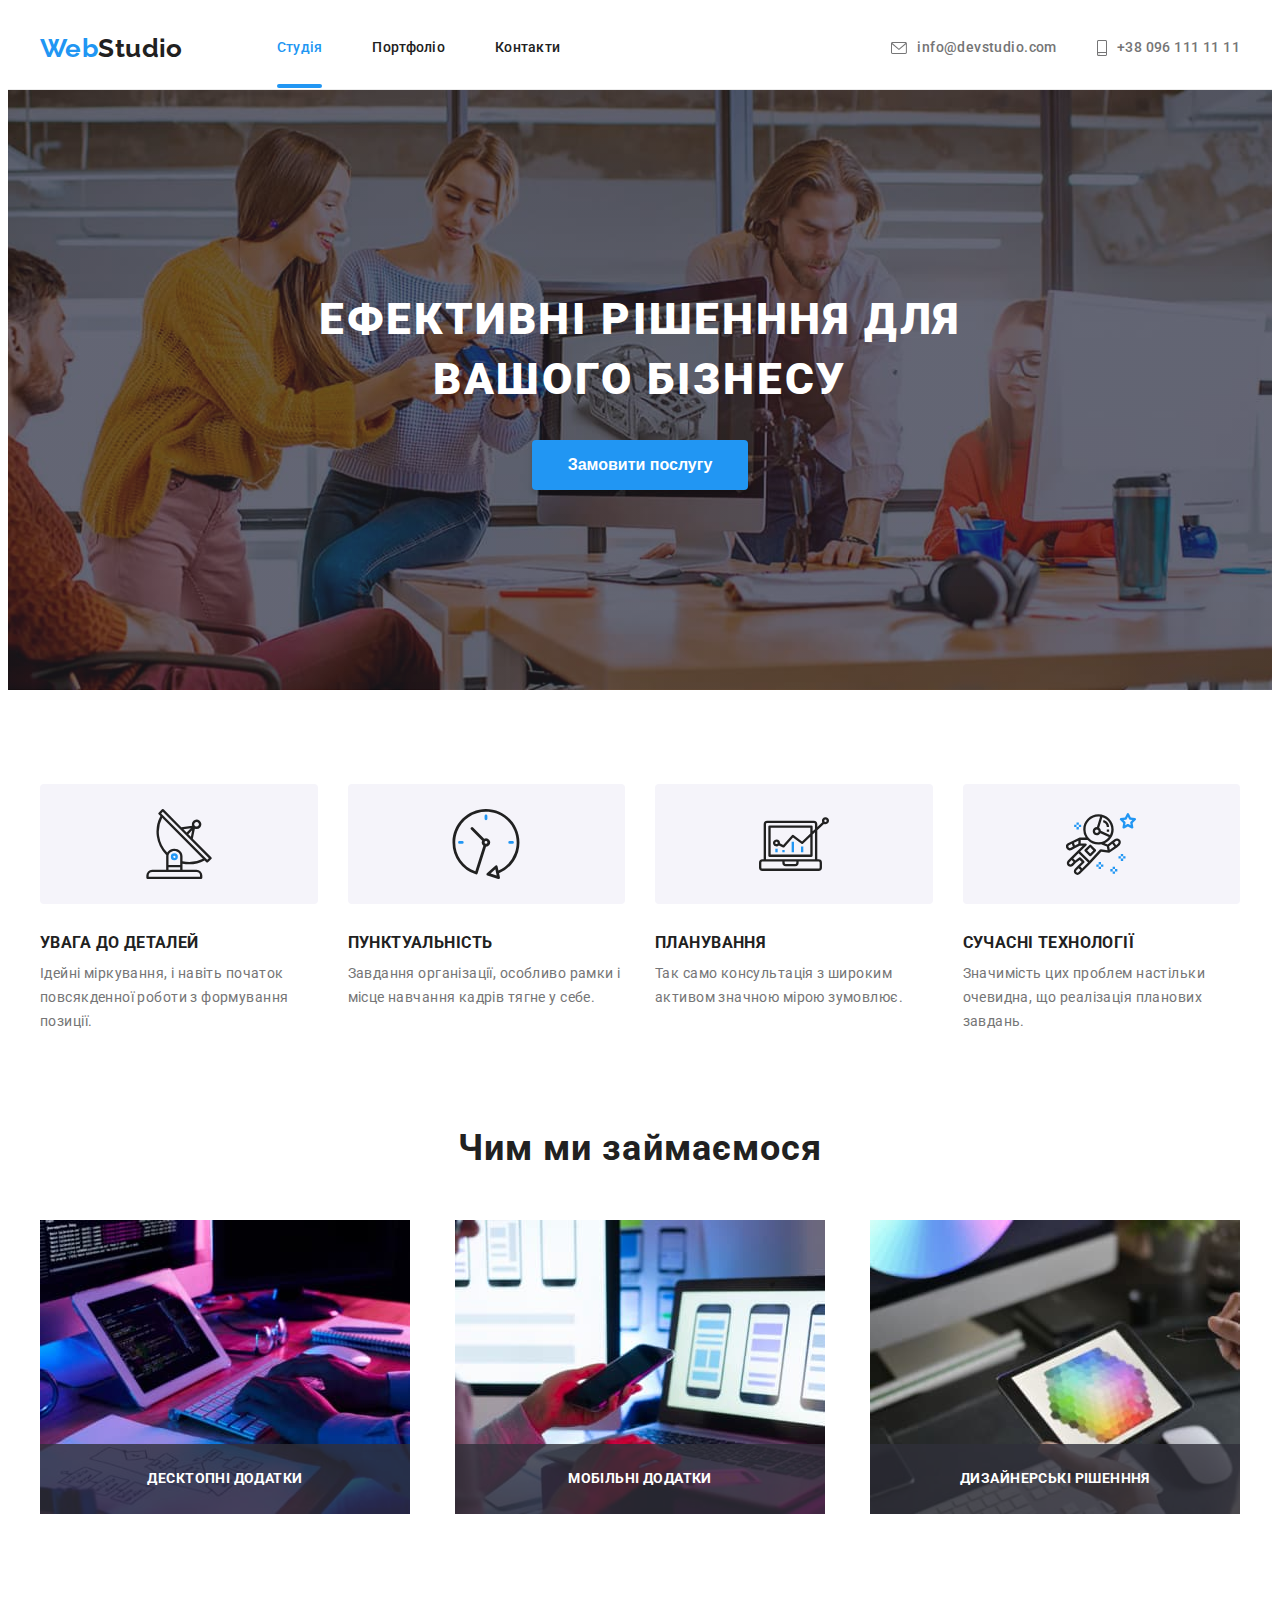
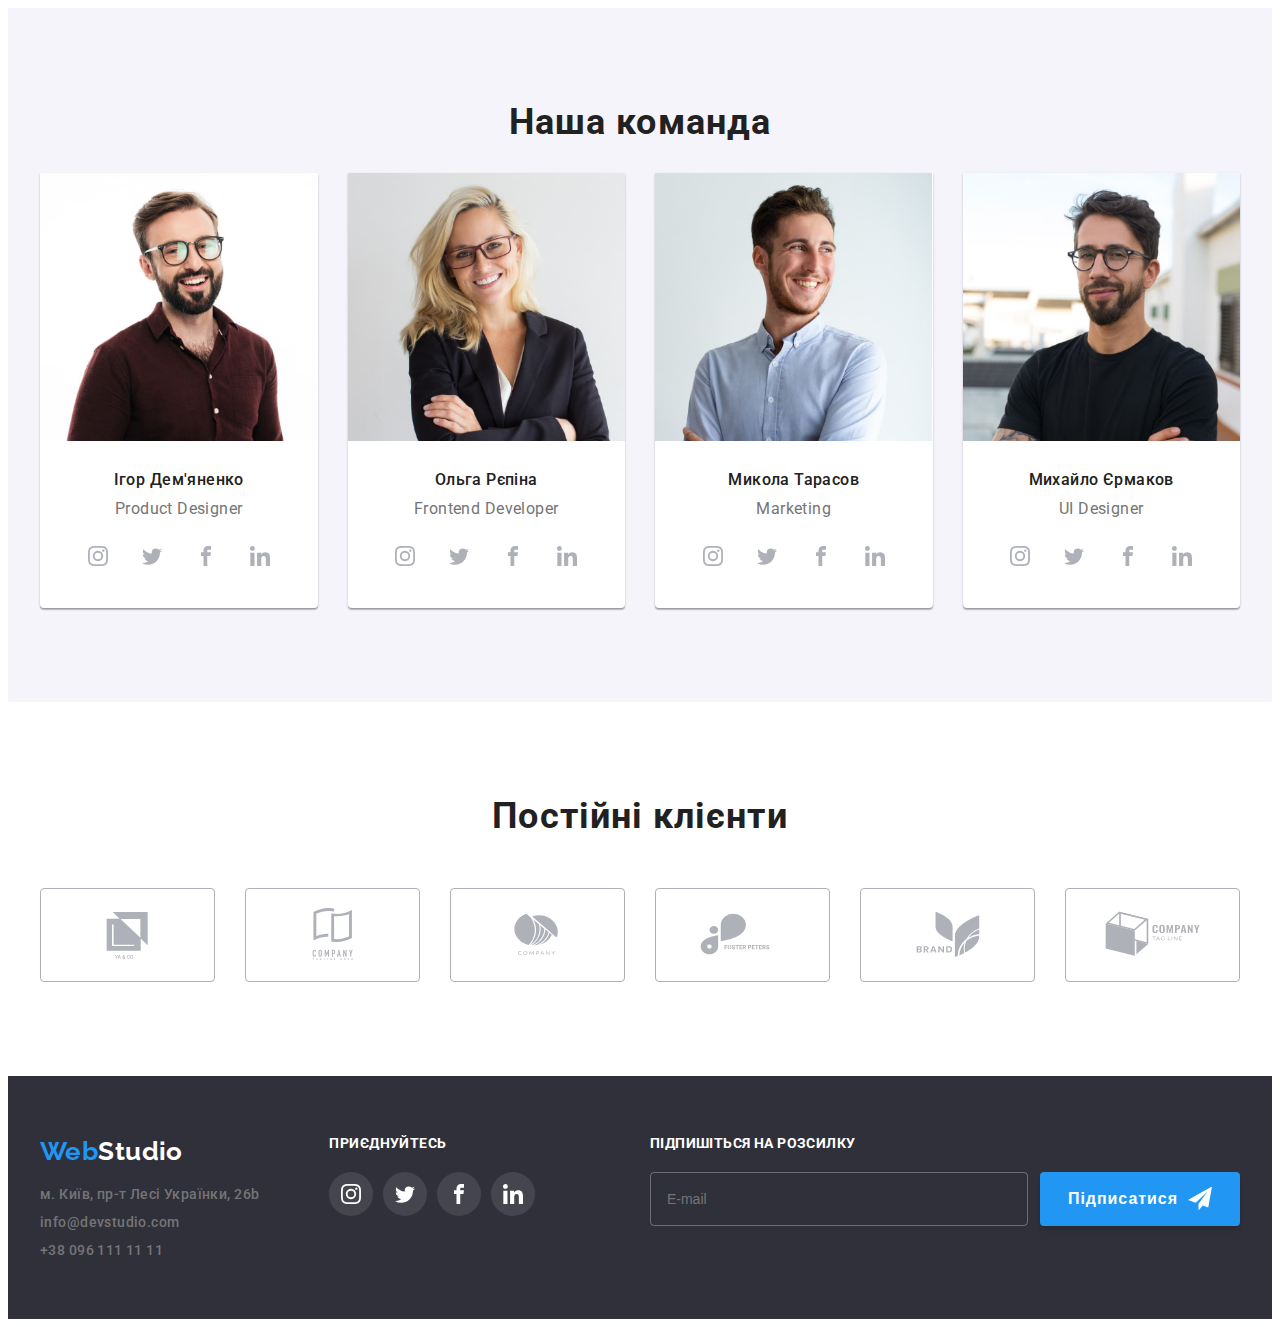
<file: index.html>
<!DOCTYPE html>
<html lang="uk">

<head>
     <meta charset="UTF-8">
     <meta http-equiv="X-UA-Compatible" content="IE=edge">
     <meta name="viewport" content="width=device-width, initial-scale=1.0">
     <title>WebStudio</title>
     <link href="https://fonts.googleapis.com/css2?family=Raleway:wght@700&family=Roboto:wght@400;500;700;900&display=swap"
          rel="stylesheet">
     <link rel="stylesheet" href="https://cdnjs.cloudflare.com/ajax/libs/modern-normalize/1.1.0/modern-normalize.min.css"
               integrity="sha512-wpPYUAdjBVSE4KJnH1VR1HeZfpl1ub8YT/NKx4PuQ5NmX2tKuGu6U/JRp5y+Y8XG2tV+wKQpNHVUX03MfMFn9Q=="
               crossorigin="anonymous" referrerpolicy="no-referrer"/>
     <link rel="stylesheet" href="./css/main.min.css">
</head>

<body>
     <!-- Навігіція -->
     <header class="page-header">
     <div class="menu__container container">
          <a href="./index.html" rel="noopener noreferer" class="page-header__logo"> <span class="logo__accent--color">Web</span>Studio</a>
          <button type="button" 
          class="menu-toggle menu js-open-menu"
          aria-controls="mobile-menu"
          aria-expanded="false">
               <svg width="40" height="40" class="menu-button__svg" aria-label="Перемикач мобільного меню"> 
                    <use class="icon-menu" href="./images/icons.svg#icon-menu"></use>
               </svg>
          </button>
          <nav class="menu__navigation">
           <ul class="menu-list list">
               <li class="menu-list__item"><a class="menu-list__link current" href="./index.html"
                         rel="noopener noreferer">Студія</a></li>
               <li class="menu-list__item"><a class="menu-list__link" href="./portfolio.html">Портфоліо</a></li>
               <li class="menu-list__item"><a class="menu-list__link" href="">Контакти</a></li>
           </ul>
          </nav>
          <div class="contacts-container">
          <ul class="menu-contact__list">
               <li class="menu-contact__item">
                    <a href="mailto:info@devstudio.com" class="menu-contact__link link">
                         <svg class="menu-contact__envelope">
                              <use href="./images/icons.svg#icon-envelope"></use>
                         </svg>
                         info@devstudio.com</a>
               </li class="menu-contact__item">
          
               <li>
                    <a href="tel:+380961111111" class="menu-contact__link link">
                         <svg class="menu-contact__smartphone">
                              <use href="./images/icons.svg#icon-smartphone"></use>
                         </svg>
                         +38 096 111 11 11</a>
               </li>
          </ul>
          </div>
          </div>

          <div class="mobile-menu js-menu-container" id="mobile-menu">

               <button type="button" class="menu-toggle cross js-close-menu">
                    <svg width="40" height="40" class="menu-button__svg" aria-label="Перемикач мобільного меню">
                         <use class="icon-cross" href="./images/icons.svg#icon-cross"></use>
                    </svg>
               </button>
           <div class="mobile-menu__container">
               <div class="mobile-menu__top">
                    <ul class="mobile-menu__list list">
                         <li class="mobile-menu__item"><a class="mobile-menu__link current" href="./index.html"
                                   rel="noopener noreferer">Студія</a></li>
                         <li class="mobile-menu__item"><a class="mobile-menu__link" href="./portfolio.html">Портфоліо</a></li>
                         <li class="mobile-menu__item"><a class="mobile-menu__link" href="">Контакти</a></li>
                    </ul>
               </div>
               <div class="mobile-menu__bottom">
                    <ul class="mobile-menu__list--contact list">
                         <li>
                              <a href="tel:+380961111111" class="mobile-menu__link--smartphone link">+38 096 111 11 11</a>
                         </li>
                    
                         <li>
                              <a href="mailto:info@devstudio.com" class="mobile-menu__link--envelope link">info@devstudio.com</a>
                         </li>
                    </ul>
                    <ul class="mobile-menu__list--social list">
                         <li class="mobile-menu__item--social">
                              <a href="#" class="mobile-menu__link--social">Instagram</a>
                         </li>
                         <li class="mobile-menu__item--social">
                              <a href="#" class="mobile-menu__link--social">Twitwer</a>
                         </li>
                         <li class="mobile-menu__item--social">
                              <a href="#" class="mobile-menu__link--social">Facebook</a>
                         </li>
                         <li class="mobile-menu__item--social">
                              <a href="#" class="mobile-menu__link--social">LinkedIn</a>
                         </li>
                    </ul>
               </div>
           </div>
          </div>
     </header>
            <!-- Головне -->
     <main>
          <!-- Герой -->
          
          <section class="hero">
               <div class="container">
               <h1 class="hero__title">ЕФЕКТИВНІ РІШЕНННЯ ДЛЯ <br> ВАШОГО БІЗНЕСУ</h1>
               <button type="button" class="hero__button" data-modal-open>Замовити послугу</button>
               </div>
          </section>
          <!-- Ocoбливості -->
          <section class="section">
               <div class="container">
                    <h2 class="section__title visually-hidden">Особливості</h2>
                    <ul class="feature-list list">
                         <li class="feature-list__item">
                              <div class="feature-list__img">
                                   <svg class="feature-list__svg">
                                        <use href="./images/icons.svg#antenna"></use>
                                   </svg>
                              </div>
                              <h3 class="feature-list__title">УВАГА ДО ДЕТАЛЕЙ</h3>
                              <p class="feature-list__paragraph">Ідейні міркування, і навіть початок повсякденної роботи з формування позиції.</p>
                         </li>
                         <li class="feature-list__item">
                              <div class="feature-list__img">
                                   <svg class="feature-list__svg">
                                        <use href="./images/icons.svg#clock"></use>
                                   </svg>
                              </div>
                              <h3 class="feature-list__title">ПУНКТУАЛЬНІСТЬ</h3>
                              <p class="feature-list__paragraph">Завдання організації, особливо рамки і місце навчання кадрів тягне у себе.</p>
                         </li>
                         <li class="feature-list__item">
                              <div class="feature-list__img">
                                   <svg class="feature-list__svg">
                                        <use href="./images/icons.svg#diagram"></use>
                                   </svg>
                              </div>
                              <h3 class="feature-list__title">ПЛАНУВАННЯ</h3>
                              <p class="feature-list__paragraph">Так само консультація з широким активом значною мірою зумовлює.</p>
                         </li>
                         <li class="feature-list__item">
                              <div class="feature-list__img">
                                   <svg class="feature-list__svg">
                                        <use href="./images/icons.svg#astronaut"></use>
                                   </svg>
                              </div>
                              <h3 class="feature-list__title">СУЧАСНІ ТЕХНОЛОГІЇ</h3>
                              <p class="feature-list__paragraph">Значимість цих проблем настільки очевидна, що реалізація планових завдань.</p>
                         </li>
                    </ul>
               </div>
          </section>
          <!-- Чим ми займаємось -->
          <section class="work section nopadding">
              <div class="container">
               <h2 class="section__title work__title">Чим ми займаємося</h2>
               <ul class="work-list list">
                    <li class="work-list__item">
                         <div class="work-list__thumb">
                                   <img srcset="./images/box1.jpg 1x, 
                                   ./images/box1-2x.jpg 2x" 
                                   src="./images/box1.jpg" 
                                   alt="робота">
                         <p class="work-list__img--text">ДЕСКТОПНІ ДОДАТКИ</p></div></li>
                    <li class="work-list__item">
                         <div class="work-list__thumb"> 
                                   <img srcset="./images/box2.jpg 1x, 
                                   ./images/box2-2x.jpg 2x" 
                                   src="./images/box2.jpg" 
                                   alt="технології">
                         <p class="work-list__img--text">МОБІЛЬНІ ДОДАТКИ</p></div></li>
                    <li class="work-list__item">
                         <div class="work-list__thumb">
                                   <img srcset="./images/box3.jpg 1x, 
                                   ./images/box3-2x.jpg 2x" 
                                   src="./images/box3.jpg" 
                                   alt="розробка">
                         <p class="work-list__img--text">ДИЗАЙНЕРСЬКІ РІШЕНННЯ</p></div></li>
               </ul>
              </div>
          </section>
          <!-- Наша команда -->
          <section class="team-section section">
               <div class="container">
                    <h2 class="section__title team-section__title">Наша команда</h2>
                    <ul class="team-section__list list">
                         <li class="team-section__item--card">
                              <picture>
                                   <source srcset="./images/man-1.jpg 1x,
                                    ./images/man-1-2x.jpg 2x"
                                    media="(min-width:1200px)">
                                   <source srcset="./images/man-tab1.jpg 1x,
                                    ./images/man-tab1-2x.jpg 2x"
                                    media="(min-width:768px)">
                                   <source srcset="./images/man-mobile1.jpg 1x,
                                    ./images/man-mobile1-2x.jpg 2x" 
                                    media="(max-width:767px)">
                                   <img srcset="./images/man-1.jpg 1x,
                                    ./images/man-1-2x.jpg 2x" src="./images/man-1.jpg"
                                     alt="Ігор Дем'яненко">
                              </picture>
                              
                              <div class="team-section__container">
                                   <h3 class="team-section__name">Ігор Дем'яненко</h3>
                                   <p class="team-section__paragraph">Product Designer</p>
                                   <ul class="team-list list">
                                        <li class="team-list__item"><a href="#" class="team-list__link">
                                            <svg class="team-list__icon--soc">
                                                  <use href="./images/icons.svg#instagram"></use>
                                             </svg>
                                        </a></li>
                                        <li class="team-list__item"><a href="#" class="team-list__link">
                                             <svg class="team-list__icon--soc">
                                                  <use href="./images/icons.svg#twitter"></use>
                                             </svg>
                                        </a></li>
                                        <li class="team-list__item"><a href="#" class="team-list__link">
                                             <svg class="team-list__icon--soc">
                                                  <use href="./images/icons.svg#facebook"></use>
                                             </svg>
                                        </a></li>
                                        <li class="team-list__item"><a href="#" class="team-list__link">
                                             <svg class="team-list__icon--soc">
                                                  <use href="./images/icons.svg#linkedin"></use>
                                             </svg>
                                        </a></li>
                                   </ul>
                              </div>
                         </li>
                         <li class="team-section__item--card">
                              <picture>
                                   <source srcset="./images/woman-2.jpg 1x,
                                    ./images/woman-2-2x.jpg 2x" media="(min-width:1200px)">
                                   <source srcset="./images/woman-tab2.jpg 1x,
                                    ./images/woman-tab2-2x.jpg 2x" media="(min-width:768px)">
                                   <source srcset="./images/woman-mobile2.jpg 1x,
                                    ./images/woman-mobile2-2x.jpg 2x" media="(max-width:767px)">
                                   <img srcset="./images/woman-2.jpg 1x,
                                    ./images/woman-2-2x.jpg 2x" 
                                    src="./images/woman-2.jpg" 
                                    alt="Ольга Рєпіна">
                             </picture>
                            <div class="team-section__container">
                              <h3 class="team-section__name">Ольга Рєпіна</h3>
                              <p class="team-section__paragraph">Frontend Developer</p>
                              <ul class="team-list list">
                                   <li class="team-list__item"><a href="#" class="team-list__link">
                                        <svg class="team-list__icon--soc">
                                             <use href="./images/icons.svg#instagram"></use>
                                        </svg>
                                   </a></li>
                                   <li class="team-list__item"><a href="#" class="team-list__link">
                                        <svg class="team-list__icon--soc">
                                             <use href="./images/icons.svg#twitter"></use>
                                        </svg>
                                   </a></li>
                                   <li class="team-list__item"><a href="#" class="team-list__link">
                                        <svg class="team-list__icon--soc">
                                             <use href="./images/icons.svg#facebook"></use>
                                        </svg>
                                   </a></li>
                                   <li class="team-list__item"><a href="#" class="team-list__link">
                                        <svg class="team-list__icon--soc">
                                             <use href="./images/icons.svg#linkedin"></use>
                                        </svg>
                                   </a></li>
                              </ul>
                            </div>
                         </li>
                         <li class="team-section__item--card">
                              <picture>
                                   <source srcset="./images/man-3.jpg 1x,
                                    ./images/man-3-2x.jpg 2x" 
                                    media="(min-width:1200px)">
                                   <source srcset="./images/man-tab3.jpg 1x,
                                    ./images/man-tab3-2x.jpg 2x" 
                                    media="(min-width:768px)">
                                   <source srcset="./images/man-mobile3.jpg 1x,
                                    ./images/man-mobile3-2x.jpg 2x" 
                                    media="(max-width:767px)">
                                   <img srcset="./images/man-3.jpg 1x,
                                    ./images/man-3-2x.jpg 2x" 
                                    src="./images/man-3.jpg" 
                                    alt="Микола Тарасов">
                              </picture>
                             <div class="team-section__container">
                              <h3 class="team-section__name">Микола Тарасов</h3>
                              <p class="team-section__paragraph">Marketing</p>
                              <ul class="team-list list">
                                   <li class="team-list__item"><a href="#" class="team-list__link">
                                        <svg class="team-list__icon--soc">
                                             <use href="./images/icons.svg#instagram"></use>
                                        </svg>
                                   </a></li>
                                   <li class="team-list__item"><a href="#" class="team-list__link">
                                        <svg class="team-list__icon--soc">
                                             <use href="./images/icons.svg#twitter"></use>
                                        </svg>
                                   </a></li>
                                   <li class="team-list__item"><a href="#" class="team-list__link">
                                        <svg class="team-list__icon--soc">
                                             <use href="./images/icons.svg#facebook"></use>
                                        </svg>
                                   </a></li>
                                   <li class="team-list__item"><a href="#" class="team-list__link">
                                        <svg class="team-list__icon--soc">
                                             <use href="./images/icons.svg#linkedin"></use>
                                        </svg>
                                   </a></li>
                              </ul>
                             </div>
                         </li>
                         <li class="team-section__item--card">
                              <picture>
                                   <source srcset="./images/man-4.jpg 1x,
                                    ./images/man-4-2x.jpg 2x" media="(min-width:1200px)">
                                   <source srcset="./images/man-tab4.jpg 1x,
                                    ./images/man-tab4-2x.jpg 2x" media="(min-width:768px)">
                                   <source srcset="./images/man-mobile4.jpg 1x,
                                    ./images/man-mobile4-2x.jpg 2x" media="(max-width:767px)">
                                   <img srcset="./images/man-4.jpg 1x,
                                    ./images/man-4-2x.jpg 2x" 
                                    src="./images/man-4.jpg" 
                                    alt="Михайло Єрмаков">
                              </picture>
                              <div class="team-section__container">
                                   <h3 class="team-section__name">Михайло Єрмаков</h3>
                                   <p class="team-section__paragraph">UI Designer</p>
                                   <ul class="team-list list">
                                        <li class="team-list__item"><a href="#" class="team-list__link">
                                             <svg class="team-list__icon--soc">
                                                  <use href="./images/icons.svg#instagram"></use>
                                             </svg>
                                        </a></li>
                                        <li class="team-list__item"><a href="#" class="team-list__link">
                                             <svg class="team-list__icon--soc">
                                                  <use href="./images/icons.svg#twitter"></use>
                                             </svg>
                                        </a></li>
                                        <li class="team-list__item"><a href="#" class="team-list__link">
                                             <svg class="team-list__icon--soc">
                                                  <use href="./images/icons.svg#facebook"></use>
                                             </svg>
                                        </a></li>
                                        <li class="team-list__item"><a href="#" class="team-list__link">
                                             <svg class="team-list__icon--soc">
                                                  <use href="./images/icons.svg#linkedin"></use>
                                             </svg>
                                        </a></li>
                                   </ul>
                              </div>
                         </li>
                    </ul>
               </div>
          </section>
          <!-- Постійні клієнти -->
<section class="section">
   <div class="container">
     <h2 class="section__title">Постійні клієнти</h2>
     <ul class="client-list list">
          <li class="client-list__item">
               <a href="#" class="client-list__link">
                    <svg class="client-list__icon">
                         <use href="./images/icons.svg#icon-Client-1"></use>
                    </svg>
               </a>
          </li>
          <li class="client-list__item">
               <a href="#" class="client-list__link">
                    <svg class="client-list__icon">
                         <use href="./images/icons.svg#icon-Client-2"></use>
                    </svg>
               </a>
          </li>
          <li class="client-list__item">
               <a href="#" class="client-list__link">
                    <svg class="client-list__icon">
                         <use href="./images/icons.svg#icon-Client-3"></use>
                    </svg>
               </a>
          </li>
          <li class="client-list__item">
               <a href="#" class="client-list__link">
                    <svg class=client-list__icont">
                         <use href="./images/icons.svg#icon-Client-4"></use>
                    </svg>
               </a>
          </li>
          <li class="client-list__item">
               <a href="#" class="client-list__link">
                    <svg class="client-list__icon">
                         <use href="./images/icons.svg#icon-Client-5"></use>
                    </svg>
               </a>
          </li>
          <li class="client-list__item">
               <a href="#" class="client-list__link">
                    <svg class="client-list__icon">
                         <use href="./images/icons.svg#icon-Client-6"></use>
                    </svg>
               </a>
          </li>
     </ul>
   </div>
</section>
     </main>
     <!-- Підвал -->
     <footer class="page-footer">
        <div class="container page-footer__container--flex">
          <div class="page-footer__container">
               <a href="./index.html" class="page-footer__logo logo__adaptive"><span class="logo__accent--color">Web</span>Studio</a>
               <address class="page-footer__address">
                    <ul class="address__list list">
                         <li><a class="address__link link" target="_blank" rel="noopener noreferer"
                                   href="https://www.google.com/maps/place/вулиця Лесі Українки/26b/Київ/Україна">м. Київ, пр-т Лесі
                                   Українки, 26b</a></li>
                         <li><a href="mailto:info@devstudio.com" class="address__link link">info@devstudio.com</a></li>
                         <li><a href="tel:+380961111111" class="address__link link">+38 096 111 11 11</a></li>
                    </ul>
               </address>
          </div>
          <div class="page-footer__social">
               <p class="page-footer__social--title">ПРИЄДНУЙТЕСЬ</p>
               <ul class="social-list list">
                    <li class="social-list__item"><a href="#" class="social-list__link">
                         <svg class="social-list__icon">
                              <use href="./images/icons.svg#instagram"></use>
                    </svg>
               </a></li>
                    <li class="social-list__item"><a href="#" class="social-list__link">
                         <svg class="social-list__icon">
                              <use href="./images/icons.svg#twitter"></use>
                    </svg>
                    </a></li>
                    <li class="social-list__item"><a href="#" class="social-list__link">
                         <svg class="social-list__icon">
                              <use href="./images/icons.svg#facebook"></use>
                    </svg>
                    </a></li>
                    <li class="social-list__item"><a href="#" class="social-list__link">
                         <svg class="social-list__icon">
                              <use href="./images/icons.svg#linkedin"></use>
                    </svg>
                    </a></li>
               </ul>
          </div>
          <form class="subscribe-form">
               <b class="subscribe-form__title">ПІДПИШІТЬСЯ НА РОЗСИЛКУ</b>
               <div class="subscribe-form__field">
                         <input type="email" name="email"  class="subscribe-form__input" placeholder="E-mail">
                    <button type="sumbit" class="subscribe-form__button">Підписатися
                         <svg class="subscribe-form__icon--send">
                          <use href="./images/icons.svg#icon-send"></use>
                         </svg>
                    </button>
               </div>
          </form>
        </div>
     </footer>
     <!-- Модалка -->
     <div class="backdrop is-hidden" data-modal>
               <form action="" class="modal-form">
                    <div class="modal-close">
                         <button type="button" class="modal-close__button" data-modal-close>
                              <svg class="modal-close__icon">
                                   <use href="./images/icons.svg#icon-close"></use>
                              </svg>
                         </button>
                    <b class="modal-form__title">Залиште свої дані, ми вам передзвонимо</b>
                    <div class="modal-form__field">
                         <label for="name" class="modal-form__label">Ім'я</label>
                        <div class="modal-form__input--wrapper">
                         <input type="text" name="name" id="name" class="modal-form__input"  required>
                         <svg class="modal-form__icon">
                              <use href="./images/icons.svg#icon-person-black"></use>
                         </svg>
                        </div>
                    </div>
                    <div class="modal-form__field">
                         <label for="tel" class="modal-form__label">Телефон</label>
                       <div class="modal-form__input--wrapper">
                         <input type="tel" name="tel" id="tel" class="modal-form__input" required>
                         <svg class="modal-form__icon">
                              <use href="./images/icons.svg#icon-phone-black"></use>
                         </svg>
                       </div>
                    </div>
                    <div class="modal-form__field">
                         <label for="email" class="modal-form__label">Пошта</label>
                      <div class="modal-form__input--wrapper">
                         <input type="email" name="email" id="email" class="modal-form__input"  required>
                         <svg class="modal-form__icon">
                              <use href="./images/icons.svg#icon-email-black"></use>
                         </svg>
                      </div>
                    </div>
                    <div class="modal-form__textarea--container">
                         <label for="comment" class="modal-form__label">Коментар</label>
                         <textarea name="comment" id="comment" class="modal-form__textarea" placeholder="Введіть текст"></textarea>
               </div>
               <div class="modal-politic">
                    <label class="modal-politic__label" required>
                         <input type="checkbox" name="checkbox" class="modal-politic__checkbox visually-hidden">
                         <span class="modal-politic__icon--check"></span>
                         <p class="modal-politic__text--agree">Погоджуюся з розсилкою та приймаю <span class="modal-politic__link">
                                   <a href="#" class="modal-politic__link" current> Умови договору</a></span></p>
                    </label>
               </div>
               <button type="submit" class="form__button--send">Відправити</button>
               </form>
          </div>
     </div>
     <script src="./js/modal.js"></script>
     <script src="./js/mobile-menu.js"></script>
</body>
</html>
</file>
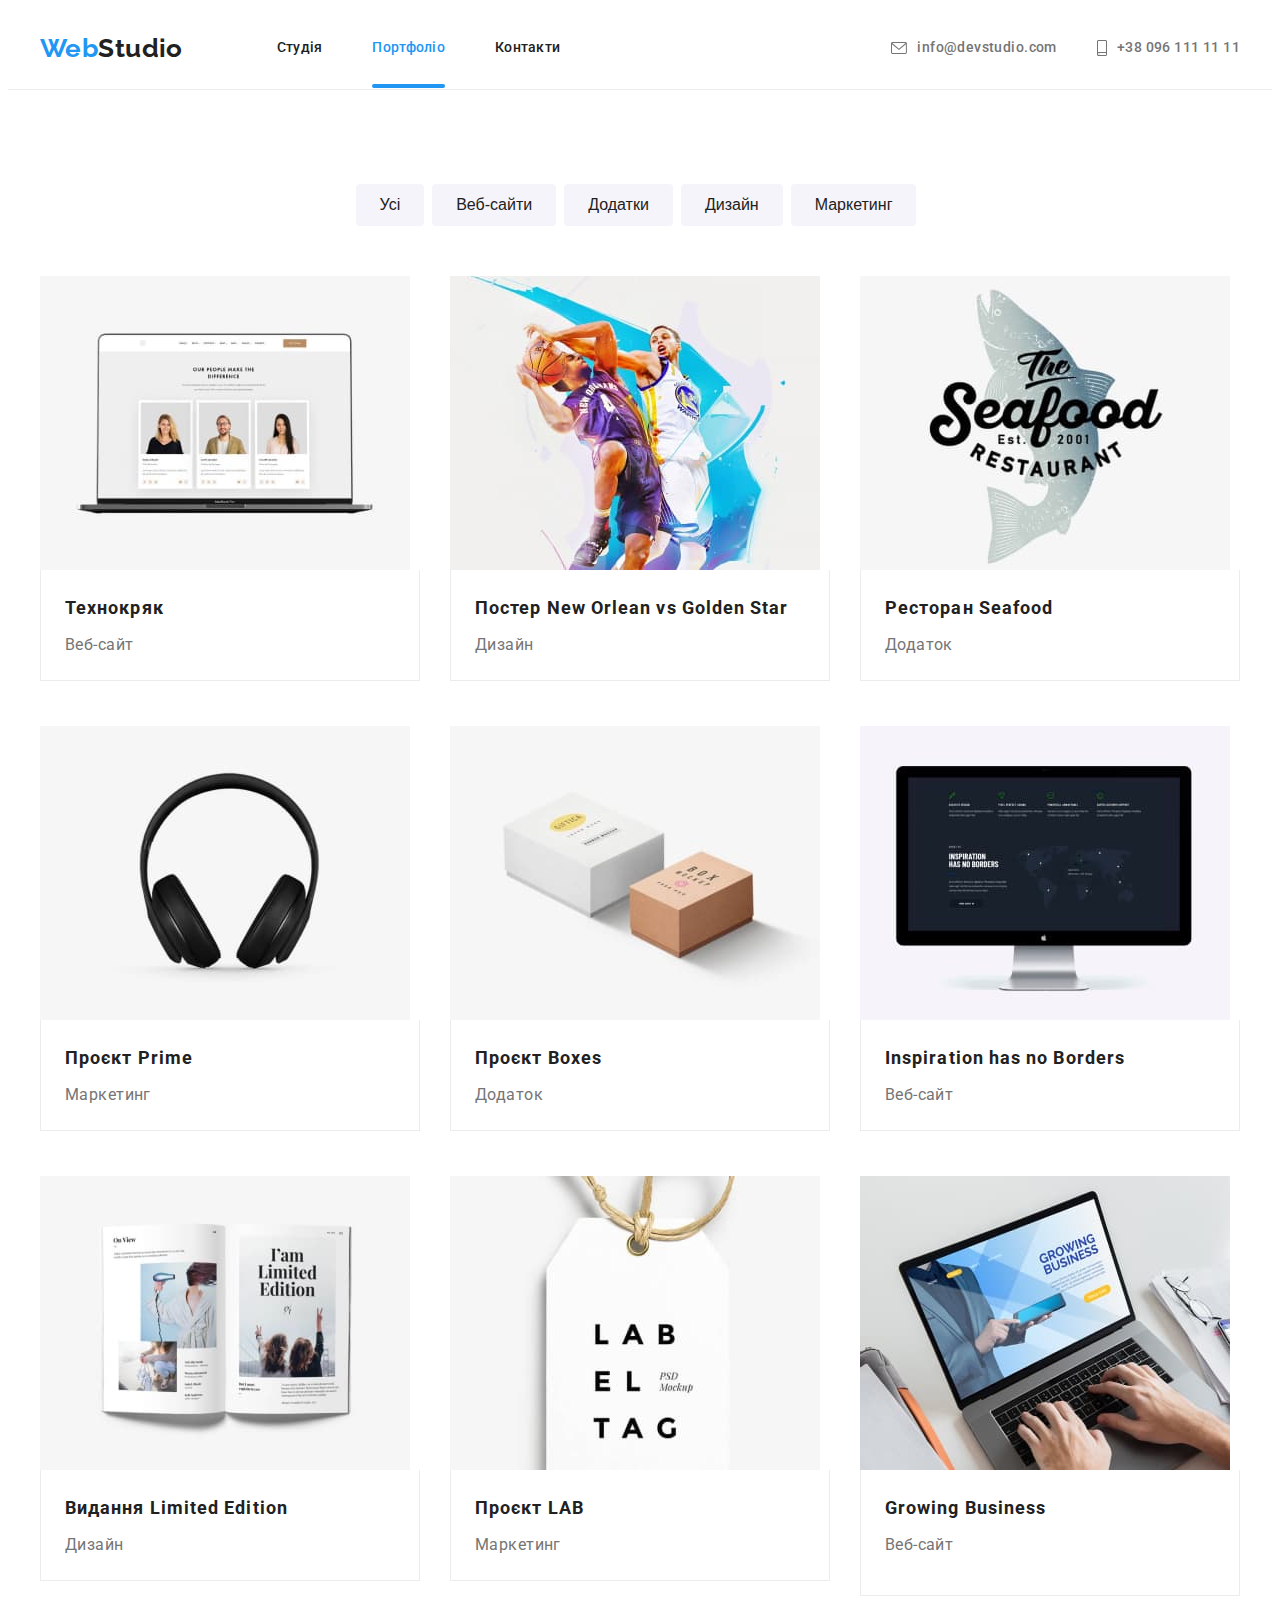
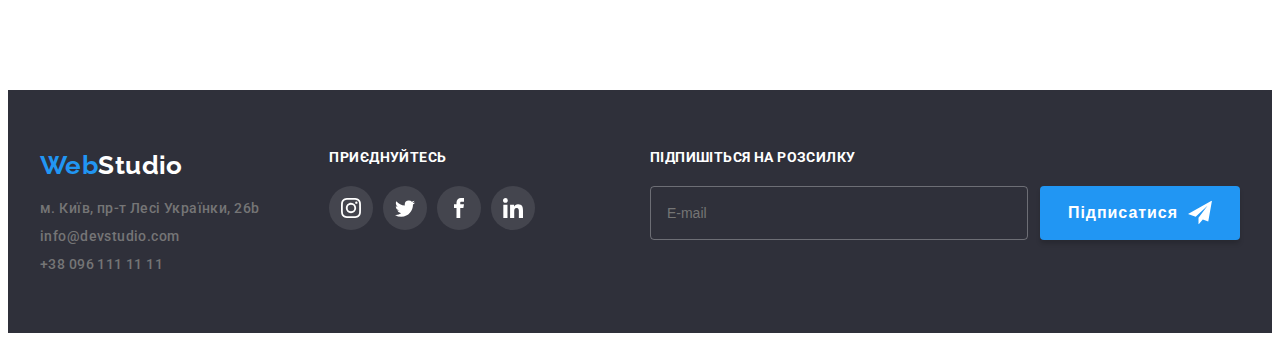
<file: portfolio.html>
<!DOCTYPE html>
<html lang="en">
<head>
     <meta charset="UTF-8">
     <meta http-equiv="X-UA-Compatible" content="IE=edge">
     <meta name="viewport" content="width=device-width, initial-scale=1.0">
     <title>Portfolio</title>
     <link href="https://fonts.googleapis.com/css2?family=Raleway:wght@700&family=Roboto:wght@400;500;700;900&display=swap"
          rel="stylesheet">
     <link rel="stylesheet" href="https://cdnjs.cloudflare.com/ajax/libs/modern-normalize/1.1.0/modern-normalize.min.css"
               integrity="sha512-wpPYUAdjBVSE4KJnH1VR1HeZfpl1ub8YT/NKx4PuQ5NmX2tKuGu6U/JRp5y+Y8XG2tV+wKQpNHVUX03MfMFn9Q=="
               crossorigin="anonymous" referrerpolicy="no-referrer" />
     <link rel="stylesheet" href="./css/main.min.css">
</head>
<body>
     <!-- Навігіція -->
     <header class="page-header">
          <div class="menu__container container">
               <a href="./index.html" rel="noopener noreferer" class="page-header__logo"> <span
                         class="logo__accent--color">Web</span>Studio</a>
               <button type="button" class="menu-toggle menu js-open-menu" aria-controls="mobile-menu" aria-expanded="false">
                    <svg width="40" height="40" class="menu-button__svg" aria-label="Перемикач мобільного меню">
                         <use class="icon-menu" href="./images/icons.svg#icon-menu"></use>
                    </svg>
               </button>
               <nav class="menu__navigation">
                    <ul class="menu-list list">
                         <li class="menu-list__item"><a class="menu-list__link" href="./index.html"
                                   rel="noopener noreferer">Студія</a></li>
                         <li class="menu-list__item"><a class="menu-list__link current" href="./portfolio.html">Портфоліо</a></li>
                         <li class="menu-list__item"><a class="menu-list__link" href="">Контакти</a></li>
                    </ul>
                    </nav>
                    <div class="contacts-container">
                         <ul class="menu-contact__list">
                              <li class="menu-contact__item">
                                   <a href="mailto:info@devstudio.com" class="menu-contact__link link">
                                        <svg class="menu-contact__envelope">
                                             <use href="./images/icons.svg#icon-envelope"></use>
                                        </svg>
                                        info@devstudio.com</a>
                              </li>
                         
                              <li class="menu-contact__item">
                                   <a href="tel:+380961111111" class="menu-contact__link link">
                                        <svg class="menu-contact__smartphone">
                                             <use href="./images/icons.svg#icon-smartphone"></use>
                                        </svg>
                                        +38 096 111 11 11</a>
                              </li>
                         </ul>
                    </div>
          </div>
     
          <div class="mobile-menu js-menu-container" id="mobile-menu">
     
               <button type="button" class="menu-toggle cross js-close-menu">
                    <svg width="40" height="40" class="menu-button__svg" aria-label="Перемикач мобільного меню">
                         <use class="icon-cross" href="./images/icons.svg#icon-cross"></use>
                    </svg>
               </button>
               <div class="mobile-menu__container">
                    <div class="mobile-menu__top">
                         <ul class="mobile-menu__list list">
                              <li class="mobile-menu__item"><a class="mobile-menu__link" href="./index.html"
                                        rel="noopener noreferer">Студія</a></li>
                              <li class="mobile-menu__item"><a class="mobile-menu__link current"
                                        href="./portfolio.html">Портфоліо</a></li>
                              <li class="mobile-menu__item"><a class="mobile-menu__link" href="">Контакти</a></li>
                         </ul>
                    </div>
                    <div class="mobile-menu__bottom">
                         <ul class="mobile-menu__list--contact list">
                              <li>
                                   <a href="tel:+380961111111" class="mobile-menu__link--smartphone link">+38 096 111 11
                                        11</a>
                              </li>
     
                              <li>
                                   <a href="mailto:info@devstudio.com"
                                        class="mobile-menu__link--envelope link">info@devstudio.com</a>
                              </li>
                         </ul>
                         <ul class="mobile-menu__list--social list">
                              <li class="mobile-menu__item--social">
                                   <a href="#" class="mobile-menu__link--social">Instagram</a>
                              </li>
                              <li class="mobile-menu__item--social">
                                   <a href="#" class="mobile-menu__link--social">Twitwer</a>
                              </li>
                              <li class="mobile-menu__item--social">
                                   <a href="#" class="mobile-menu__link--social">Facebook</a>
                              </li>
                              <li class="mobile-menu__item--social">
                                   <a href="#" class="mobile-menu__link--social">LinkedIn</a>
                              </li>
                         </ul>
                    </div>
               </div>
          </div>
     </header>
     <!-- Головне -->
     <main>
<section class="section">
<div class="gallery__container container">
     <h1 class="section__title visually-hidden">Заговок-секція</h1>
     <ul class="gallery-btn__list list">
          <li class="gallery-btn__item"><button type="button" class="gallery-btn__filter">Усі</button></li>
          <li class="gallery-btn__item"><button type="button" class="gallery-btn__filter">Веб-сайти</button></li>
          <li class="gallery-btn__item"><button type="button" class="gallery-btn__filter">Додатки</button></li>
          <li class="gallery-btn__item nomargin"><button type="button" class="gallery-btn__filter">Дизайн</button></li>
          <li class="gallery-btn__item"><button type="button" class="gallery-btn__filter">Маркетинг</button></li>
     </ul>
          <ul class="gallery-card__list list">
               <li class="gallery-card__item">
                    <a href="#" class="gallery-card__link">
                         <div class="gallery-card__thumb">
                              <picture>
                                   <source srcset="./images/laptop.jpg 1x,
                                   ./images/laptop2x.jpg 2x"
                                   media="(min-width:1200px)">
                                   <source srcset="./images/laptop-tab.jpg 1x,
                                   ./images/laptop-tab2x.jpg 2x"
                                   media="(min-width:768px)">
                                   <source srcset="./images/laptop-mob.jpg 1x,
                                   ./images/laptop-mob2x.jpg 2x"
                                   media="(max-width:767px)">
                                   <img srcset="./images/laptop.jpg 1x,
                                   ./images/laptop2x.jpg 2x"
                                   src="./images/laptop.jpg" 
                                   alt="Веб-сайт">
                              </picture>
                              
                         <p class="gallery-card__picture--text">
                              Ресурс пропонує комплексні пропозиції з різним рівнем функціоналу та сервісів.
                               Все це дозволить відвідувачу отримати вичерпні відомості про компанію чи приватну особу.
                         </p>
                         </div>
                         <div class="gallery-card__container">
                          <h2 class="gallery-card__title">Технокряк</h2>
                          <p class="gallery-card__paragraph">Веб-сайт</p>
                         </div>
                        </a>
               </li>
               <li class="gallery-card__item">
                    <a href="#" class="gallery-card__link">
                        <div class="gallery-card__thumb">
                         <picture>
                              <source srcset="./images/basketball.jpg 1x,
                               ./images/basketball2x.jpg 2x" 
                               media="(min-width:1200px)">
                              <source srcset="./images/basketball-tab.jpg 1x,
                               ./images/basketball-tab2x.jpg 2x" 
                               media="(min-width:768px)">
                              <source srcset="./images/basketball-mob.jpg 1x,
                               ./images/basketball-mob2x.jpg 2x" 
                               media="(max-width:767px)">
                              <img srcset="./images/basketball.jpg 1x,
                               ./images/basketball2x.jpg 2x"  
                               src="./images/basketball.jpg" alt="Баскетбол">
                         </picture>
                        
                         <p class="gallery-card__picture--text">
                              Ресурс пропонує комплексні пропозиції з різним рівнем функціоналу та сервісів.
                               Все це дозволить відвідувачу отримати вичерпні відомості про компанію чи приватну особу.
                         </p>
                        </div>
                   <div class="gallery-card__container">
                    <h2 class="gallery-card__title">Постер New Orlean vs Golden Star</h2>
                    <p class="gallery-card__paragraph">Дизайн</p>
                   </div>
                    </a>
               </li>
               <li class="gallery-card__item">
                   <a href="#" class="gallery-card__link">
                    <div class="gallery-card__thumb">
                         <picture>
                              <source srcset="./images/seafood.jpg 1x,
                               ./images/seafood2x.jpg 2x" 
                               media="(min-width:1200px)">
                              <source srcset="./images/seafood-tab.jpg 1x,
                               ./images/seafood-tab2x.jpg 2x" 
                               media="(min-width:768px)">
                              <source srcset="./images/seafood-mob.jpg 1x,
                               ./images/seafood-mob2x.jpg 2x" 
                               media="(max-width:767px)">
                              <img srcset="./images/seafood.jpg 1x,
                               ./images/seafood2x.jpg 2x" 
                               src="./images/seafood.jpg" 
                               alt="ЛоготипРесторану">
                         </picture>
                    <p class="gallery-card__picture--text">
                         Ресурс пропонує комплексні пропозиції з різним рівнем функціоналу та сервісів.
                          Все це дозволить відвідувачу отримати вичерпні відомості про компанію чи приватну особу.
                    </p>
                    </div>
                    <div class="gallery-card__container">
                     <h2 class="gallery-card__title">Ресторан Seafood</h2>
                     <p class="gallery-card__paragraph">Додаток</p>
                    </div>
                   </a>
               </li>
               <li class="gallery-card__item">
                   <a href="#" class="gallery-card__link">
                    <div class="gallery-card__thumb">
                         <picture>
                              <source srcset="./images/headphone.jpg 1x,
                               ./images/headphone2x.jpg 2x" 
                               media="(min-width:1200px)">
                              <source srcset="./images/headphone-tab.jpg 1x,
                               ./images/headphone-tab2x.jpg 2x" 
                               media="(min-width:768px)">
                              <source srcset="./images/headphone-mob.jpg 1x,
                               ./images/headphone-mob2x.jpg 2x" 
                               media="(max-width:767px)">
                              <img srcset="./images/headphone.jpg 1x,
                               ./images/headphone2x.jpg 2x" 
                               src="./images/headphone.jpg" 
                               alt="МузичнийПроєкт">
                         </picture>
                    <p class="gallery-card__picture--text">
                         Ресурс пропонує комплексні пропозиції з різним рівнем функціоналу та сервісів.
                          Все це дозволить відвідувачу отримати вичерпні відомості про компанію чи приватну особу.
                    </p>
                    </div>
                    <div class="gallery-card__container">
                         <h2 class="gallery-card__title">Проєкт Prime</h2>
                         <p class="gallery-card__paragraph">Маркетинг</p>
                    </div>
                   </a>
               </li>
               <li class="gallery-card__item">
                    <a href="#" class="gallery-card__link">
                         <div class="gallery-card__thumb">
                              <picture>
                                   <source srcset="./images/boxes.jpg 1x,
                                    ./images/boxes2x.jpg 2x" 
                                    media="(min-width:1200px)">
                                   <source srcset="./images/boxes-tab.jpg 1x,
                                    ./images/boxes-tab2x.jpg 2x" 
                                    media="(min-width:768px)">
                                   <source srcset="./images/boxes-mob.jpg 1x,
                                    ./images/boxes-mob2x.jpg 2x" 
                                    media="(max-width:767px)">
                                   <img srcset="./images/boxes.jpg 1x,
                                    ./images/boxes2x.jpg 2x"  
                                    src="./images/boxes.jpg" 
                                    alt="ПоштовіБокси">
                              </picture>                        
                         <p class="gallery-card__picture--text">
                              Ресурс пропонує комплексні пропозиції з різним рівнем функціоналу та сервісів.
                               Все це дозволить відвідувачу отримати вичерпні відомості про компанію чи приватну особу.
                         </p>
                         </div>
                    <div class="gallery-card__container">
                         <h2 class="gallery-card__title">Проєкт Boxes</h2>
                         <p class="gallery-card__paragraph">Додаток</p>
                    </div>
                    </a>
               </li>
               <li class="gallery-card__item">
                    <a href="#" class="gallery-card__link">
                        <div class="gallery-card__thumb">
                         <picture>
                              <source srcset="./images/pc.jpg 1x,
                               ./images/pc2x.jpg 2x" 
                               media="(min-width:1200px)">
                              <source srcset="./images/pc-tab.jpg 1x,
                               ./images/pc-tab2x.jpg 2x" 
                               media="(min-width:768px)">
                              <source srcset="./images/pc-mob.jpg 1x,
                               ./images/pc-mob2x.jpg 2x" 
                               media="(max-width:767px)">
                              <img srcset="./images/pc.jpg 1x,
                               ./images/pc2x.jpg 2x"  
                               src="./images/pc.jpg" 
                               alt="ВебСайт">
                         </picture>
                         <p class="gallery-card__picture--text">
                              Ресурс пропонує комплексні пропозиції з різним рівнем функціоналу та сервісів.
                               Все це дозволить відвідувачу отримати вичерпні відомості про компанію чи приватну особу.
                         </p>
                        </div>
                   <div class="gallery-card__container">
                    <h2 class="gallery-card__title">Inspiration has no Borders</h2>
                    <p class="gallery-card__paragraph">Веб-сайт</p>
                   </div>
                    </a>
               </li>
               <li class="gallery-card__item">
                    <a href="#" class="gallery-card__link">
                        <div class="gallery-card__thumb">
                         <picture>
                              <source srcset="./images/magazine.jpg 1x,
                               ./images/magazine2x.jpg 2x" 
                               media="(min-width:1200px)">
                              <source srcset="./images/magazine-tab.jpg 1x,
                               ./images/magazine-tab2x.jpg 2x" 
                               media="(min-width:768px)">
                              <source srcset="./images/magazine-mob.jpg 1x,
                               ./images/magazine-mob2x.jpg 2x" 
                               media="(max-width:767px)">
                              <img srcset="./images/magazine.jpg 1x,
                               ./images/magazine2x.jpg 2x" 
                               src="./images/magazine.jpg" 
                               alt="ЖурналВидання">
                         </picture>                    
                         <p class="gallery-card__picture--text">
                              Ресурс пропонує комплексні пропозиції з різним рівнем функціоналу та сервісів.
                               Все це дозволить відвідувачу отримати вичерпні відомості про компанію чи приватну особу.
                         </p>
                        </div>
                    <div class="gallery-card__container">
                         <h2 class="gallery-card__title">Видання Limited Edition</h2>
                         <p class="gallery-card__paragraph">Дизайн</p>
                    </div>
                    </a>
               </li>
               <li class="gallery-card__item">
                  <a href="#" class="gallery-card__link">
                    <div class="gallery-card__thumb">
                         <picture>
                              <source srcset="./images/lab.jpg 1x,
                               ./images/lab2x.jpg 2x" 
                               media="(min-width:1200px)">
                              <source srcset="./images/lab-tab.jpg 1x,
                               ./images/lab-tab2x.jpg 2x" 
                               media="(min-width:768px)">
                              <source srcset="./images/lab-mob.jpg 1x,
                               ./images/lab-mob2x.jpg 2x" 
                               media="(max-width:767px)">
                              <img srcset="./images/lab.jpg 1x,
                               ./images/lab2x.jpg 2x" 
                               src="./images/lab.jpg" 
                               alt="Маркетинг">
                         </picture>                
                    <p class="gallery-card__picture--text">
                         Ресурс пропонує комплексні пропозиції з різним рівнем функціоналу та сервісів.
                          Все це дозволить відвідувачу отримати вичерпні відомості про компанію чи приватну особу.
                    </p>
                    </div>
                    <div class="gallery-card__container">
                     <h2 class="gallery-card__title">Проєкт LAB</h2>
                     <p class="gallery-card__paragraph">Маркетинг</p>
                    </div>
                  </a>
               </li>
               <li class="gallery-card__item">
                   <a href="#" class="gallery-card__link">
                    <div class="gallery-card__thumb">
                         <picture>
                              <source srcset="./images/growing-business.jpg 1x,
                               ./images/growing-business2x.jpg 2x" 
                               media="(min-width:1200px)">
                              <source srcset="./images/growing-business-tab.jpg 1x,
                               ./images/growing-business-tab2x.jpg 2x" 
                               media="(min-width:768px)">
                              <source srcset="./images/growing-business-mob.jpg 1x,
                               ./images/growing-business-mob2x.jpg 2x" 
                               media="(max-width:767px)">
                              <img srcset="./images/growing-business.jpg 1x,
                               ./images/growing-business2x.jpg 2x" 
                               src="./images/growing-business.jpg" 
                               alt="ФотоСайт">
                         
                    <p class="gallery-card__picture--text">
                         Ресурс пропонує комплексні пропозиції з різним рівнем функціоналу та сервісів.
                          Все це дозволить відвідувачу отримати вичерпні відомості про компанію чи приватну особу.
                    </p>
                    </div>
                    <div class="gallery-card__container">
                         <h2 class="gallery-card__title">Growing Business</h2>
                         <p class="gallery-card__paragraph">Веб-сайт</p>
                    </div>
                   </a>
               </li>
          </ul>
     </div>
</section>
     </main>
     <!-- Підвал -->
<footer class="page-footer">
     <div class="container page-footer__container--flex">
          <div class="page-footer__container">
               <a href="./index.html" class="page-footer__logo logo__adaptive"><span class="logo__accent--color">Web</span>Studio</a>
               <address class="page-footer__address">
                    <ul class="address__list list">
                         <li><a class="address__link link" target="_blank" rel="noopener noreferer"
                                   href="https://www.google.com/maps/place/вулиця Лесі Українки/26b/Київ/Україна">м.
                                   Київ, пр-т Лесі
                                   Українки, 26b</a></li>
                         <li><a href="mailto:info@devstudio.com" class="address__link link">info@devstudio.com</a></li>
                         <li><a href="tel:+380961111111" class="address__link link">+38 096 111 11 11</a></li>
                    </ul>
               </address>
          </div>
          <div class="page-footer__social">
               <p class="page-footer__social--title">ПРИЄДНУЙТЕСЬ</p>
               <ul class="social-list list">
                    <li class="social-list__item"><a href="#" class="social-list__link">
                              <svg class="social-list__icon">
                                   <use href="./images/icons.svg#instagram"></use>
                              </svg>
                         </a></li>
                    <li class="social-list__item"><a href="#" class="social-list__link">
                              <svg class="social-list__icon">
                                   <use href="./images/icons.svg#twitter"></use>
                              </svg>
                         </a></li>
                    <li class="social-list__item"><a href="#" class="social-list__link">
                              <svg class="social-list__icon">
                                   <use href="./images/icons.svg#facebook"></use>
                              </svg>
                         </a></li>
                    <li class="social-list__item"><a href="#" class="social-list__link">
                              <svg class="social-list__icon">
                                   <use href="./images/icons.svg#linkedin"></use>
                              </svg>
                         </a></li>
               </ul>
          </div>
          <form class="subscribe-form">
               <b class="subscribe-form__title">ПІДПИШІТЬСЯ НА РОЗСИЛКУ</b>
               <div class="subscribe-form__field">
                    <input type="email" name="email" class="subscribe-form__input" placeholder="E-mail">
                    <button type="sumbit" class="subscribe-form__button">Підписатися
                         <svg class="subscribe-form__icon--send">
                              <use href="./images/icons.svg#icon-send"></use>
                         </svg>
                    </button>
               </div>
          </form>
     </div>
</footer>
    <script src="./js/mobile-menu.js"></script>
</body>
</html>
</file>
<file: css/main.min.css>
body{background-color:var(--primary-white-color);color:var(--primary-text-color);color:var(--title-text-color);font-size:14px;line-height:1.71;letter-spacing:.03em;font-family:Roboto,sans-serif}.list{list-style:none;margin:0;padding:0}p,h1,h2,h3,h4,ul{margin:0px}img{display:block;max-width:100%;height:auto}ul{padding-left:0px}.visually-hidden{position:absolute;width:1px;height:1px;margin:-1px;border:0;padding:0;white-space:nowrap;-webkit-clip-path:inset(100%);clip-path:inset(100%);clip:rect(0, 0, 0, 0);overflow:hidden}:root{--primary-text-color: rgba(0, 0, 0, 8);--title-text-color: #212121;--primary-text-color:#000000;--accent-color: #2196F3;--link-contact-color: #757576;--primary-gray-color: #F5F4FA;--secondary-text-color: #757575;--primary-white-color: #ffffff;--primary-bg-color: #2F303A;--secondary-button-color: #188CE8;--client-color: #AFB1B8;--border-color: #ECECEC;--primary-svg-color: #afb1b8;--timing-function: cubic-bezier(0.4, 0, 0.2, 1);--modal-bg-color: rgba(0, 0, 0, 0.2);--modal-close-btn-color:rgba(0, 0, 0, 0.1);--work-list-bg-color: rgba(47, 48, 58, 0.8);--accent-transparent-color: rgba(33, 150, 243, 0.9);--primary-border-color: rgba(33, 33, 33, 0.2);--button-sumbit-shadow: 0px 4px 4px rgba(0, 0, 0, 0.15);--border-footer-label: rgba(255, 255, 255, 0.3)}.container{padding-left:15px;padding-right:15px;margin-left:auto;margin-right:auto}@media screen and (min-width: 480px){.container{width:480px}}@media screen and (min-width: 768px){.container{width:768px}}@media screen and (min-width: 1200px){.container{width:1200px}}.page-header{position:relative;border-bottom:1px solid var(--border-color)}.menu__navigation{display:flex}@media screen and (max-width: 767px){.menu__navigation{display:none}}.menu__container{display:flex;align-items:center}.menu-list{display:flex;margin-left:94px;margin-right:auto}.menu-list .menu-list__item+.menu-list__item{margin-left:50px}.menu-list__link{display:block;color:var(--title-text-color);-webkit-text-decoration-line:none;text-decoration-line:none;font-weight:500;line-height:1.14;letter-spacing:.02em;padding-top:32px;padding-bottom:32px;position:relative;transition-property:color;transition-duration:250ms;transition-timing-function:var(--timing-function)}.menu-list__link:hover,.menu-list__link:focus{color:var(--accent-color)}.menu-list__link.current::after{display:block;content:"";position:absolute;bottom:0;border-radius:2px;background-color:var(--accent-color);width:100%;height:4px}.menu-list .menu-list__link.current{color:var(--accent-color)}.contacts-container{margin-left:auto}@media screen and (max-width: 767px){.contacts-container{display:none}}.menu-contact__list{list-style:none}@media screen and (min-width: 1200px){.menu-contact__list{display:flex;flex-wrap:nowrap}}@media screen and (min-width: 1200px){.menu-contact__list li+li{margin-left:40px}}@media screen and (min-width: 768px)and (max-width: 1199px){.menu-contact__item:not(:last-child){margin-bottom:10px}}.menu-contact__envelope{height:12px;width:16px;margin-right:10px}.menu-contact__envelope:hover,.menu-contact__envelope:focus{fill:var(--accent-color)}.menu-contact__smartphone{height:16px;width:10px;margin-right:10px}.menu-contact__smartphone:hover,.menu-contact__smartphone:focus{fill:var(--accent-color)}.menu-contact__link{fill:var(--link-contact-color);color:var(--link-contact-color);font-weight:500;line-height:1.14;display:flex;align-items:center;transition-property:fill,color;transition-duration:250ms;transition-timing-function:var(--timing-function)}.menu-contact__link:hover,.menu-contact__link:focus{color:var(--accent-color);fill:var(--accent-color)}.menu-toggle{display:flex;margin:0;padding:0;margin-left:auto;border:none;background-color:rgba(0,0,0,0)}@media screen and (min-width: 768px){.menu-toggle{display:none}}.menu-toggle.cross{fill:var(--primary-text-color);position:absolute;right:15px;top:10px;transition-property:fill;transition-duration:250ms;transition-timing-function:var(--timing-function)}.menu-toggle.cross:hover,.menu-toggle.cross:focus{fill:var(--accent-color)}.menu-toggle.menu{fill:var(--primary-text-color);transition-property:fill;transition-duration:250ms;transition-timing-function:var(--timing-function)}.menu-toggle.menu:hover,.menu-toggle.menu:focus{fill:var(--accent-color)}.mobile-menu{position:fixed;top:0;left:0;width:100vw;height:100vh;background-color:var(--primary-white-color);z-index:999;transform:translateX(100%);transition-property:transform;transition-duration:250ms;transition-timing-function:var(--timing-function)}@media screen and (min-width: 768px){.mobile-menu{display:none}}.mobile-menu.is-open{transform:translateX(0)}.mobile-menu__container{display:flex;flex-direction:column;justify-content:space-between;height:100vh;padding:48px 40px}.mobile-menu__item:not(:last-child){margin-bottom:32px}.mobile-menu__link{color:var(--primary-text-color);font-weight:500;font-size:40px;line-height:47px;text-align:center;letter-spacing:.02em;-webkit-text-decoration-line:none;text-decoration-line:none}.mobile-menu__list .mobile-menu__link.current{color:var(--accent-color)}.mobile-menu__list--contact{margin-bottom:64px}.mobile-menu__list--contact li+li{margin-top:32px}.mobile-menu__link--envelope{color:var(--link-contact-color);font-weight:500;font-size:24px;line-height:1.16;letter-spacing:.02em}.mobile-menu__link--smartphone{color:var(--accent-color);font-weight:500;font-size:26px;line-height:1.5;letter-spacing:.02em}.mobile-menu__list--social{display:flex;flex-wrap:wrap}@media screen and (min-width: 1200px){.mobile-menu__list--social{display:none}}.mobile-menu__item--social{position:relative;align-items:center}.mobile-menu__item--social:not(:last-child)::after{position:absolute;top:40%;left:100%;display:block;content:"";background-color:var(--primary-border-color);border:1px solid var(--primary-border-color);width:22px;height:0;transform:rotate(90deg)}.mobile-menu__item--social:not(:last-child){margin-right:20px}.mobile-menu__link--social{color:var(--accent-color);font-weight:500;font-size:18px;line-height:1.2;letter-spacing:.02em;-webkit-text-decoration-line:none;text-decoration-line:none}.page-header__logo{display:flex;color:var(--title-text-color);font-family:Raleway,sans-serif;-webkit-text-decoration-line:none;text-decoration-line:none;display:inline-block;font-weight:700;font-size:26px;line-height:1.19;padding:25px 0px}.page-footer__logo{color:var(--primary-white-color);font-family:Raleway,sans-serif;-webkit-text-decoration-line:none;text-decoration-line:none;font-weight:700;font-size:26px;line-height:1.19;margin-bottom:20px}.logo__adaptive{display:flex;justify-content:center}@media screen and (min-width: 1200px){.logo__adaptive{justify-content:flex-start}}.logo__accent--color{color:var(--accent-color)}.link{-webkit-text-decoration-line:none;text-decoration-line:none}.section{padding-top:60px;padding-bottom:60px}@media screen and (min-width: 1200px){.section{padding-top:94px;padding-bottom:94px}}.section__title{color:var(--title-text-color);font-weight:700;font-size:28px;line-height:1.17;text-align:center;letter-spacing:.03em;margin-bottom:30px}@media screen and (min-width: 1200px){.section__title{font-size:36px;line-height:1.16;margin-bottom:50px}}.nopadding{padding-top:0px}.hero{background-color:var(--primary-bg-color);text-align:center;margin-left:auto;margin-right:auto;background-position:center;background-repeat:no-repeat;background-size:cover;max-width:1600px;margin:0 auto;padding-top:118px;padding-bottom:118px}@media screen and (max-width: 480px){.hero{background-image:linear-gradient(rgba(47, 48, 58, 0.4), rgba(47, 48, 58, 0.4)),url("../images/hero-bg-mobile.jpg")}}@media screen and (max-width: 480px)and (min-device-pixel-ratio: 2),screen and (max-width: 480px)and (-webkit-min-device-pixel-ratio: 2),screen and (max-width: 480px)and (min-resolution: 192dpi),screen and (max-width: 480px)and (min-resolution: 2dppx){.hero{background-image:linear-gradient(rgba(47, 48, 58, 0.4), rgba(47, 48, 58, 0.4)),url("../images/hero-bg-mobile2x.jpg")}}@media screen and (min-width: 481px)and (max-width: 768px){.hero{background-image:linear-gradient(rgba(47, 48, 58, 0.4), rgba(47, 48, 58, 0.4)),url("../images/hero-bg-tablet.jpg")}}@media screen and (min-width: 481px)and (max-width: 768px)and (min-device-pixel-ratio: 2),screen and (min-width: 481px)and (max-width: 768px)and (-webkit-min-device-pixel-ratio: 2),screen and (min-width: 481px)and (max-width: 768px)and (min-resolution: 192dpi),screen and (min-width: 481px)and (max-width: 768px)and (min-resolution: 2dppx){.hero{background-image:linear-gradient(rgba(47, 48, 58, 0.4), rgba(47, 48, 58, 0.4)),url("../images/hero-bg-tablet2x.jpg")}}@media screen and (min-width: 769px){.hero{background-image:linear-gradient(rgba(47, 48, 58, 0.4), rgba(47, 48, 58, 0.4)),url("../images/hero-bg.jpg");padding-top:200px;padding-bottom:200px}}@media screen and (min-width: 769px)and (min-device-pixel-ratio: 2),screen and (min-width: 769px)and (-webkit-min-device-pixel-ratio: 2),screen and (min-width: 769px)and (min-resolution: 192dpi),screen and (min-width: 769px)and (min-resolution: 2dppx){.hero{background-image:linear-gradient(rgba(47, 48, 58, 0.4), rgba(47, 48, 58, 0.4)),url("../images/hero-bg2x.jpg")}}.hero__title{color:var(--primary-white-color);margin-bottom:30px;font-weight:900;font-size:26px;line-height:1.62;text-align:center;letter-spacing:.06em;text-transform:uppercase}@media screen and (min-width: 1200px){.hero__title{font-size:44px;line-height:1.36}}.hero__button{display:inline-block;border:none;border-color:rgba(0,0,0,0);color:var(--primary-white-color);background-color:var(--accent-color);cursor:pointer;text-align:center;font-weight:700;font-size:16px;line-height:1.87;border-radius:4px;padding:10px 32px;min-width:216px;box-shadow:0px 4px 4px rgba(0,0,0,.15);transition-property:background-color;transition-duration:250ms;transition-timing-function:var(--timing-function)}.hero__button:hover,.hero__button:focus{background-color:var(--secondary-button-color)}@media screen and (min-width: 768px){.feature-list{display:flex;flex-wrap:wrap;margin:-15px}}@media screen and (min-width: 1200px){.feature-list{margin:-15px}}@media screen and (min-width: 768px){.feature-list__item{width:calc((100% - 60px)/2);margin:15px}}@media screen and (min-width: 1200px){.feature-list__item{width:calc((100% - 120px)/4)}}@media screen and (max-width: 767px){.feature-list__item:not(:last-child){margin-bottom:30px}}.feature-list__img{display:flex;height:120px;background-color:var(--primary-gray-color);align-items:center;justify-content:center;margin-bottom:30px;border-radius:4px}.feature-list__svg{height:70px;width:70px}.feature-list__title{text-align:center;color:var(--title-text-color);margin-bottom:10px;font-weight:700;line-height:1.14}@media screen and (min-width: 768px){.feature-list__title{text-align:start}}.feature-list__paragraph{color:var(--link-contact-color)}@media screen and (max-width: 1199px){.work{display:none}}.work__title{display:block;margin-bottom:50px}.work-list{display:flex;flex-wrap:wrap;justify-content:space-between}.work-list__item{width:370px}.work-list__thumb{position:relative}.work-list__img--text{display:inline-block;position:absolute;bottom:0;color:var(--primary-white-color);background-color:var(--work-list-bg-color);width:100%;font-weight:700;font-size:14px;line-height:1.14;text-align:center;padding-top:27px;padding-bottom:27px}.team-section__title{margin-bottom:30px}@media screen and (min-width: 768px){.team-section__list{display:flex;flex-wrap:wrap;margin:-15px}}@media screen and (min-width: 1200px){.team-section__list{margin:-15px}}.team-section__item--card{background-color:var(--primary-white-color);text-align:center;border-radius:0px 0px 4px 4px;box-shadow:0px 1px 3px rgba(0,0,0,.12),0px 1px 1px rgba(0,0,0,.14),0px 2px 1px rgba(0,0,0,.2)}@media screen and (min-width: 768px){.team-section__item--card{width:calc((100% - 60px)/2);margin:15px}}@media screen and (min-width: 1200px){.team-section__item--card{width:calc((100% - 120px)/4)}}@media screen and (max-width: 767px){.team-section__item--card:not(:last-child){margin-bottom:30px}}.team-section__container{padding-top:30px;padding-bottom:30px}.team-section__name{color:var(--title-text-color);font-weight:500;font-size:16px;line-height:1.18;margin-bottom:10px}.team-section__paragraph{color:var(--link-contact-color);font-size:16px;line-height:1.18;margin-bottom:16px}.team-section{background-color:var(--primary-gray-color)}.team-list{display:flex;align-items:center;justify-content:center}.team-list__item{width:44px;height:44px}.team-list__item:not(:last-child){margin-right:10px}.team-list__link{display:flex;width:100%;height:100%;align-items:center;justify-content:center;fill:var(--client-color);border-radius:50%;transition-property:background-color,fill;transition-duration:250ms;transition-timing-function:var(--timing-function)}.team-list__link:hover,.team-list__link:focus{fill:var(--primary-white-color);background-color:var(--accent-color)}.team-list__icon--soc{height:20px;width:20px}.client-list{display:flex;flex-wrap:wrap}@media screen and (min-width: 768px){.client-list{margin:-15px}}@media screen and (min-width: 1200px){.client-list{display:flex;flex-wrap:nowrap;margin:-15px}}.client-list__item{width:calc((100% - 60px)/2);margin:15px}@media screen and (min-width: 768px){.client-list__item{width:calc((100% - 90px)/3)}}@media screen and (min-width: 1200px){.client-list__item{width:calc((100% - 180px)/6);margin:15px}}.client-list__link{display:flex;justify-content:center;height:92px;fill:var(--client-color);border:1px solid var(--client-color);border-radius:4px;transition-property:background-color,fill;transition-duration:250ms;transition-timing-function:var(--timing-function)}.client-list__link:hover,.client-list__link:focus{fill:var(--accent-color);border-color:var(--accent-color)}.gallery-card__link{display:flex;flex-direction:column;height:100%;-webkit-text-decoration-line:none;text-decoration-line:none;transition-property:transform;transition-duration:250ms;transition-timing-function:var(--timing-function)}.gallery-card__link:hover,.gallery-card__link:focus{box-shadow:0px 1px 1px rgba(0,0,0,.12),0px 4px 4px rgba(0,0,0,.06),1px 4px 6px rgba(0,0,0,.16)}@media screen and (min-width: 768px){.gallery-card__list{display:flex;flex-wrap:wrap;margin:-15px}}@media screen and (min-width: 1200px){.gallery-card__list{margin:-15px}}.gallery-card__item:not(:last-child){margin-bottom:30px}.gallery-card__item{cursor:pointer}@media screen and (min-width: 768px){.gallery-card__item{width:calc((100% - 60px)/2);margin:15px}}@media screen and (min-width: 1200px){.gallery-card__item{width:calc((100% - 90px)/3)}}@media screen and (min-width: 1200px){.gallery-card__item:nth-child(3n){margin-right:15px}}.gallery-card__thumb{position:relative;overflow:hidden}.gallery-card__picture--text{position:absolute;top:0;padding:40px;height:100%;color:var(--primary-white-color);background-color:var(--accent-transparent-color);font-size:18px;line-height:1.56;text-shadow:0px 4px 4px rgba(0,0,0,.25);transform:translateY(100%);transition-property:transform;transition-duration:250ms;transition-timing-function:var(--timing-function)}.gallery-card__item:hover .gallery-card__picture--text{transform:translateY(0)}.gallery-card__container{border-right:1px solid var(--border-color);border-bottom:1px solid var(--border-color);border-left:1px solid var(--border-color);padding:20px 24px;flex-grow:1}.gallery-card__title{color:var(--title-text-color);font-weight:700;font-size:18px;line-height:2;letter-spacing:.06em;margin-bottom:4px}.gallery-card__paragraph{color:var(--link-contact-color);font-size:16px;line-height:1.88}.gallery-btn__filter{color:var(--title-text-color);background-color:var(--primary-gray-color);cursor:pointer;font-weight:500;font-size:16px;line-height:1.62;border-radius:4px;border-color:rgba(0,0,0,0);padding:6px 22px;transition-property:color,background-color;transition-duration:250ms;transition-timing-function:var(--timing-function)}.gallery-btn__filter:hover,.gallery-btn__filter:focus{color:var(--primary-white-color);background-color:var(--accent-color);box-shadow:0px 3px 1px rgba(0,0,0,.1),0px 1px 2px rgba(0,0,0,.08),0px 2px 2px rgba(0,0,0,.12)}.gallery-btn__list:nth-child(3){margin-left:0}.gallery-btn__list{display:flex;flex-wrap:wrap;align-items:baseline;margin-bottom:40px}@media screen and (min-width: 768px){.gallery-btn__list{flex-wrap:nowrap;justify-content:center}}@media screen and (min-width: 1200px){.gallery-btn__list{margin-top:0px;margin-bottom:50px}}.gallery-btn__item{margin-right:8px}@media screen and (max-width: 767px){.gallery-btn__item:not(:last-child){margin-bottom:15px}}.page-footer{background-color:var(--primary-bg-color);padding-top:60px;padding-bottom:60px}.page-footer__container{margin-bottom:60px}@media screen and (min-width: 1200px){.page-footer__container{margin-bottom:0}}.page-footer__address .address__list li+li{display:block;margin-top:12px}@media screen and (min-width: 768px){.page-footer__container--flex{display:flex;justify-content:space-between;flex-wrap:wrap}}@media screen and (min-width: 1200px){.page-footer__container--flex{flex-wrap:nowrap}}.page-footer__social{margin-bottom:60px;text-align:center}@media screen and (min-width: 1200px){.page-footer__social{margin-left:70px;align-items:baseline;margin-bottom:0;padding-bottom:0}}.page-footer__social--title{font-style:normal;cursor:default;font-weight:700;font-size:14px;line-height:1.14;letter-spacing:.03em;color:var(--primary-white-color);margin-bottom:20px;display:block}@media screen and (min-width: 1200px){.page-footer__social--title{text-align:left}}.social-list{display:flex;justify-content:center}.social-list__item:not(:last-child){margin-right:10px}.social-list__icon{height:20px;width:20px}.social-list__link{display:flex;align-items:center;justify-content:center;height:44px;width:44px;background:rgba(255,255,255,.1);fill:var(--primary-white-color);border-radius:50%;transition-property:background-color;transition-duration:250ms;transition-timing-function:var(--timing-function)}.social-list__link:hover,.social-list__link:focus{background-color:var(--accent-color)}.page-footer__address{font-style:normal}.address__list{display:flex;flex-direction:column;align-items:center}@media screen and (min-width: 1200px){.address__list{display:block}}.address__list li+li{display:block;margin-top:12px}.address__link{color:var(--link-contact-color);-webkit-text-decoration-line:none;text-decoration-line:none;font-weight:500;line-height:1.14;display:flex;align-items:center;transition-property:color;transition-duration:250ms;transition-timing-function:var(--timing-function)}.address__link:hover,.address__link:focus{color:var(--accent-color)}@media screen and (max-width: 767px){.subscribe-form{width:100%}}@media screen and (min-width: 768px)and (max-width: 1199px){.subscribe-form{width:450px;margin-left:auto;margin-right:auto}}@media screen and (min-width: 1200px){.subscribe-form{margin-left:auto}}.subscribe-form__title{display:block;text-align:center;font-weight:700;font-size:14px;line-height:1.14;cursor:default;color:var(--primary-white-color);margin-bottom:20px}@media screen and (min-width: 1200px){.subscribe-form__title{text-align:start}}.subscribe-form__field{position:relative;display:flex;flex-wrap:wrap;justify-content:center}@media screen and (min-width: 1200px){.subscribe-form__field{margin-left:auto}}.subscribe-form__input{font-weight:400;width:100%;height:50px;padding-left:16px;font-size:14px;line-height:1.14;color:var(--primary-white-color);border:1px solid var(--border-footer-label);border-radius:4px;background-color:rgba(0,0,0,0);outline:none}@media screen and (min-width: 1200px){.subscribe-form__input{width:358px;margin-right:12px}}.subscribe-form__button{display:block;cursor:pointer;padding:10px 62px 10px 28px;margin-top:20px;color:var(--primary-white-color);font-weight:700;font-size:16px;line-height:1.88;letter-spacing:.06em;background-color:var(--accent-color);box-shadow:var(--button-sumbit-shadow);border-radius:4px;border:none;transition-property:background-color;transition-duration:250ms;transition-timing-function:var(--timing-function)}.subscribe-form__button:hover,.subscribe-form__button:focus{background-color:var(--secondary-button-color)}@media screen and (min-width: 1200px){.subscribe-form__button{margin-top:0}}.subscribe-form__icon--send{width:24px;height:24px;margin-left:10px;transform:translateY(10%);position:absolute;fill:var(--primary-white-color);align-items:center}body.modal-open{overflow:hidden}.backdrop{position:fixed;top:0;left:0;width:100%;height:100%;background-color:var(--modal-bg-color);transition:opacity 250ms var(--timing-function),visibility 250ms var(--timing-function);overflow-y:scroll}.modal-form{position:absolute;top:50%;left:50%;width:100vw;max-width:450px;background:var(--primary-white-color);box-shadow:0px 1px 3px rgba(0,0,0,.12),0px 1px 1px rgba(0,0,0,.14),0px 2px 1px rgba(0,0,0,.2);border-radius:4px;padding:40px;transform:translate(-50%, -50%) scaleY(1);transition-property:transform;transition-duration:250ms;transition-timing-function:var(--timing-function)}@media screen and (min-width: 768px){.modal-form{width:100%;max-width:450px}}@media screen and (min-width: 1200px){.modal-form{min-width:528px;min-height:581px}}.backdrop.is-hidden .modal-form{transform:translate(-50%, -50%) scaleY(0)}.modal-close__button{position:absolute;top:8px;right:8px;padding:0;width:30px;height:30px;background-color:rgba(0,0,0,0);border-radius:50%;border:1px solid var(--modal-close-btn-color);fill:var(--title-text-color);display:flex;align-items:center;justify-content:center;cursor:pointer;transition-property:fill;transition-duration:250ms;transition-timing-function:var(--timing-function)}.modal-close__button:hover,.modal-close__button:focus{fill:var(--accent-color)}.modal-close__icon{width:18px;height:18px}.is-hidden{opacity:0;visibility:hidden;pointer-events:none}.modal-form__title{display:block;font-style:normal;cursor:default;font-weight:700;font-size:20px;line-height:1.5;text-align:center;letter-spacing:.03em;margin-bottom:12px}@media screen and (min-width: 1200px){.modal-form__title{line-height:1.15}}.modal-form__field{margin-bottom:10px}.modal-politic__label{display:flex;align-items:center;justify-content:center}.modal-form__textarea--container{margin-bottom:20px}.modal-form__label{margin-bottom:4px;font-style:normal;font-weight:400;font-size:12px;line-height:1.16;letter-spacing:.01em;color:var(--link-contact-color)}.modal-form__input--wrapper{position:relative}.modal-form__input--wrapper:focus-within>.modal-form__icon{fill:var(--accent-color)}.modal-form__input{display:block;width:100%;padding:11px 12px;padding-left:42px;border:1px solid var(--primary-border-color);border-radius:4px;box-sizing:border-box;transition-property:border-color;transition-duration:250ms;transition-timing-function:var(--timing-function)}.modal-form__input:focus{outline:none;border-color:var(--accent-color)}.modal-form__textarea{width:100%;height:138px;padding:12px 16px;border:1px solid var(--primary-border-color);border-radius:4px;resize:none;transition-property:border-color;transition-duration:250ms;transition-timing-function:var(--timing-function)}.modal-form__textarea:focus{outline:none;border-color:var(--accent-color)}.modal-politic__text--agree{display:block;margin-left:7px;font-size:12px;line-height:1.16}@media screen and (min-width: 1200px){.modal-politic__text--agree{font-size:14px;line-height:1.7}}.modal-politic__link{display:inline-block;color:var(--accent-color)}.form__button--send{display:flex;margin-left:auto;margin-right:auto;padding:10px 52px 10px 52px;cursor:pointer;margin-top:30px;font-weight:700;font-size:16px;line-height:1.87;letter-spacing:.06em;color:var(--primary-white-color);background-color:var(--accent-color);box-shadow:var(--button-sumbit-shadow);border-radius:4px;border-color:rgba(0,0,0,0);transition-property:background-color;transition-duration:250ms;transition-timing-function:var(--timing-function)}.form__button--send:hover,.form__button--send:focus{background-color:var(--secondary-button-color)}.modal-form__icon{top:0;left:12px;position:absolute;width:18px;height:18px;transform:translateY(11px)}.modal-form__icon--check{top:0;left:12px;position:absolute;width:18px;height:18px;transform:translateY(11px)}.modal-politic__icon--check{display:block;min-width:15px;min-height:15px;border:1px solid var(--title-text-color);border-radius:2px;cursor:pointer;transition-property:border-color;transition-duration:250ms;transition-timing-function:var(--timing-function)}.modal-politic__checkbox:checked+.modal-politic__icon--check{display:flex;justify-content:center;align-items:center;background-image:url(../images/check.svg);background-repeat:no-repeat;border-color:var(--accent-color);background-color:var(--accent-color);background-size:contain;background-origin:border-box}/*# sourceMappingURL=main.min.css.map */
</file>
